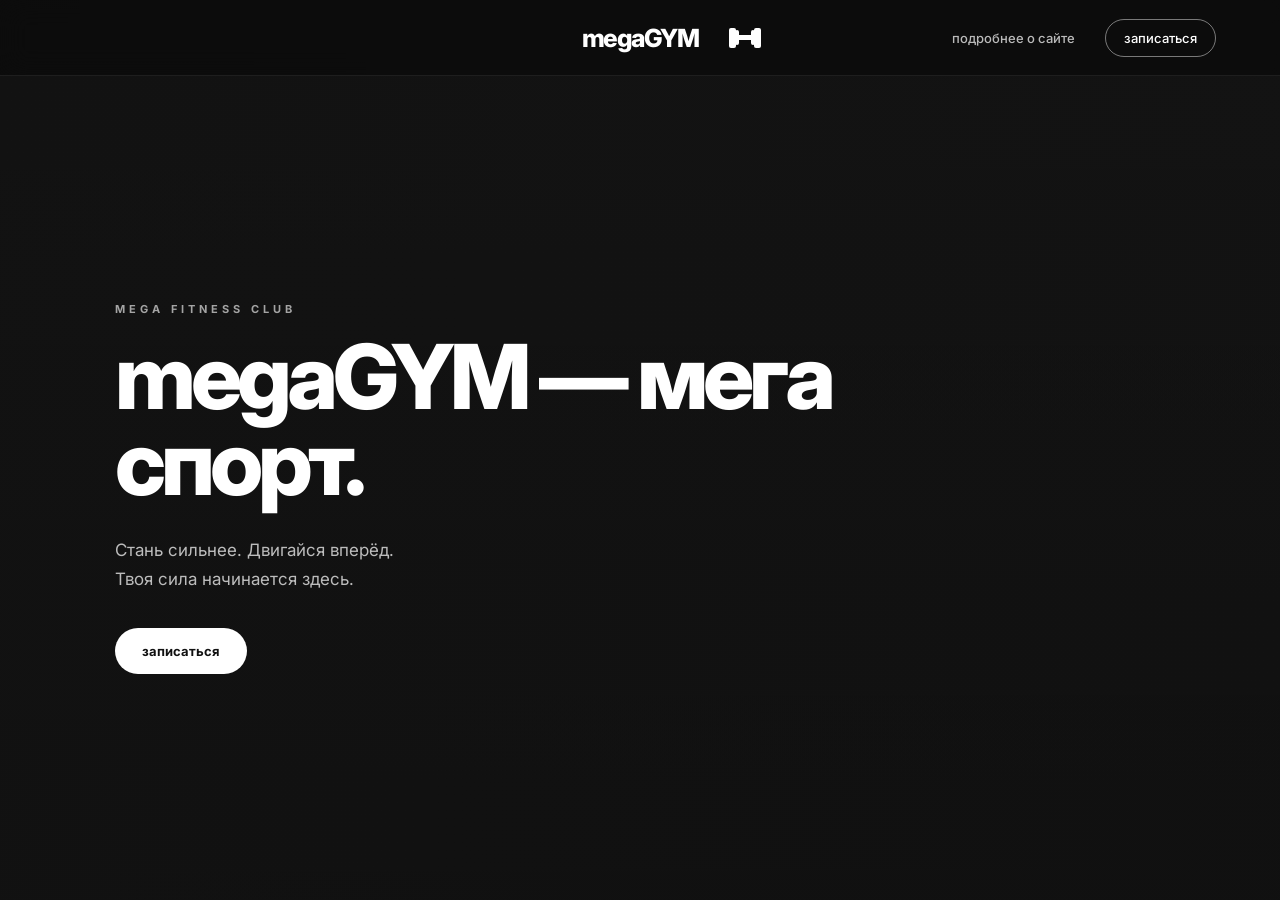
<file: index.html>
<!DOCTYPE html>
<html lang="ru">
<head>
    <meta charset="UTF-8">
    <meta name="viewport" content="width=device-width, initial-scale=1.0">
    <title>megaGYM</title>
    <link rel="stylesheet" href="style.css">
</head>
<body>

<header class="header">
    <!-- лого -->
    <a href="index.html" class="logo">megaGYM</a>

    <!--гантель в хидере-->
    <div class="dumbbell" aria-label="Гантель">
        <span class="weight left-weight"></span>
        <span class="bar"></span>
        <span class="weight right-weight"></span>
    </div>

    <!-- кнопки в хидере -->
    <nav class="nav">
        <a href="about.html">подробнее о сайте</a>
        <a href="signup.html" class="signup-link">записаться</a>
    </nav>
</header>

<main class="hero">
    <div class="hero-overlay"></div>
    
    <!-- текст -->
    <section class="hero-content">
        <p class="eyebrow">MEGA FITNESS CLUB</p>
        <h1>megaGYM — мега спорт.</h1>
        <p class="hero-text">
            Стань сильнее. Двигайся вперёд.<br>
            Твоя сила начинается здесь.
        </p>

        <a href="signup.html" class="hero-button">записаться</a>
    </section>
</main>

</body>
</html>
</file>
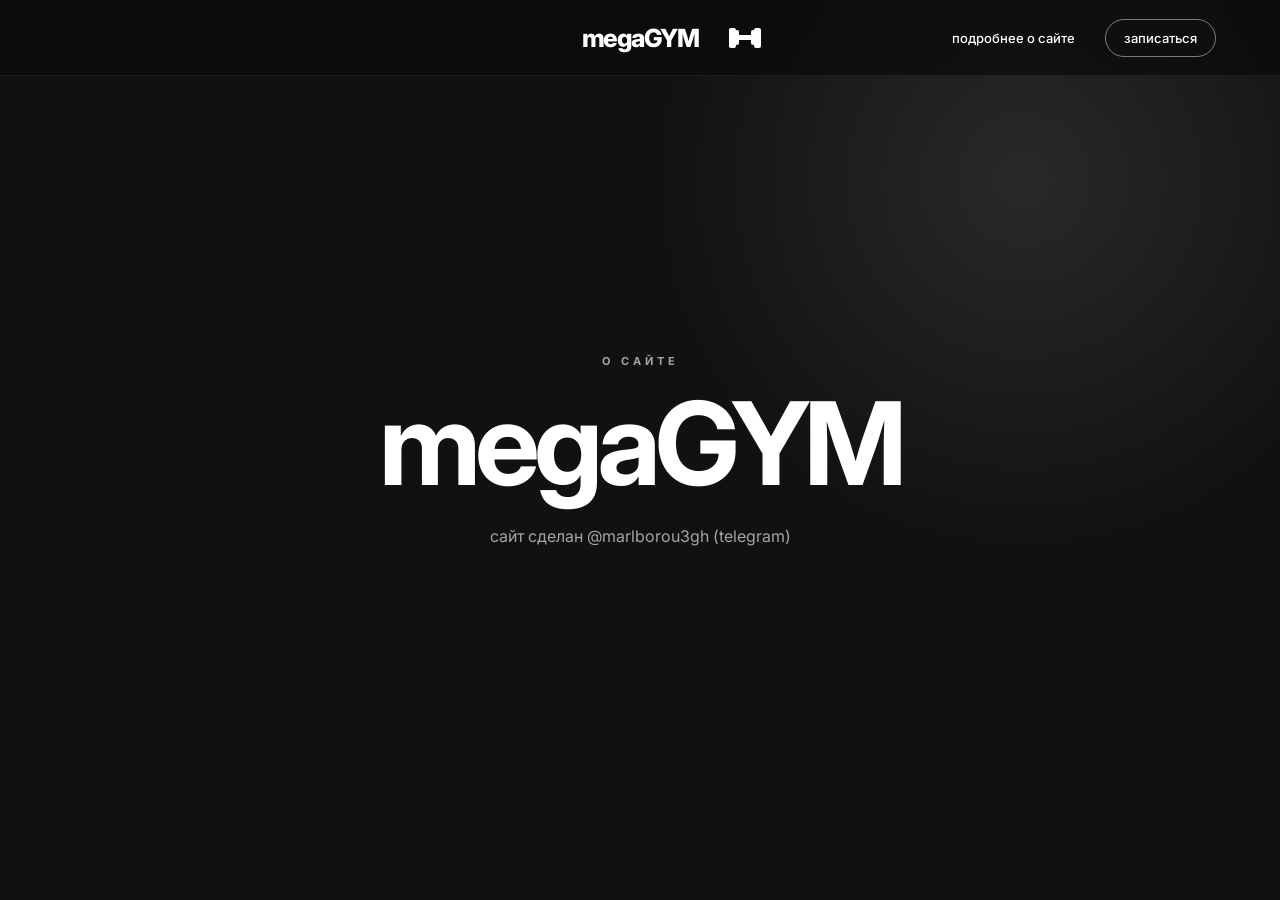
<file: about.html>
<!DOCTYPE html>
<html lang="ru">
<head>
    <meta charset="UTF-8">
    <meta name="viewport" content="width=device-width, initial-scale=1.0">
    <title>О сайте — megaGYM</title>
    <link rel="stylesheet" href="style.css">
</head>
<body class="inner-page">

<header class="header">
    <!-- лого -->
    <a href="index.html" class="logo">megaGYM</a>

    <!-- гантель в лого -->
    <div class="dumbbell" aria-label="Гантель">
        <span class="weight left-weight"></span>
        <span class="bar"></span>
        <span class="weight right-weight"></span>
    </div>

    <!-- кнопки в лого -->
    <nav class="nav">
        <a href="about.html" class="active">подробнее о сайте</a>
        <a href="signup.html" class="signup-link">записаться</a>
    </nav>
</header>

    <!-- текст -->
<main class="about-page">
    <section class="about-content">
        <p class="eyebrow">О САЙТЕ</p>
        <h1>megaGYM</h1>
        <p>сайт сделан @marlborou3gh (telegram)</p>
    </section>
</main>

</body>
</html>
</file>
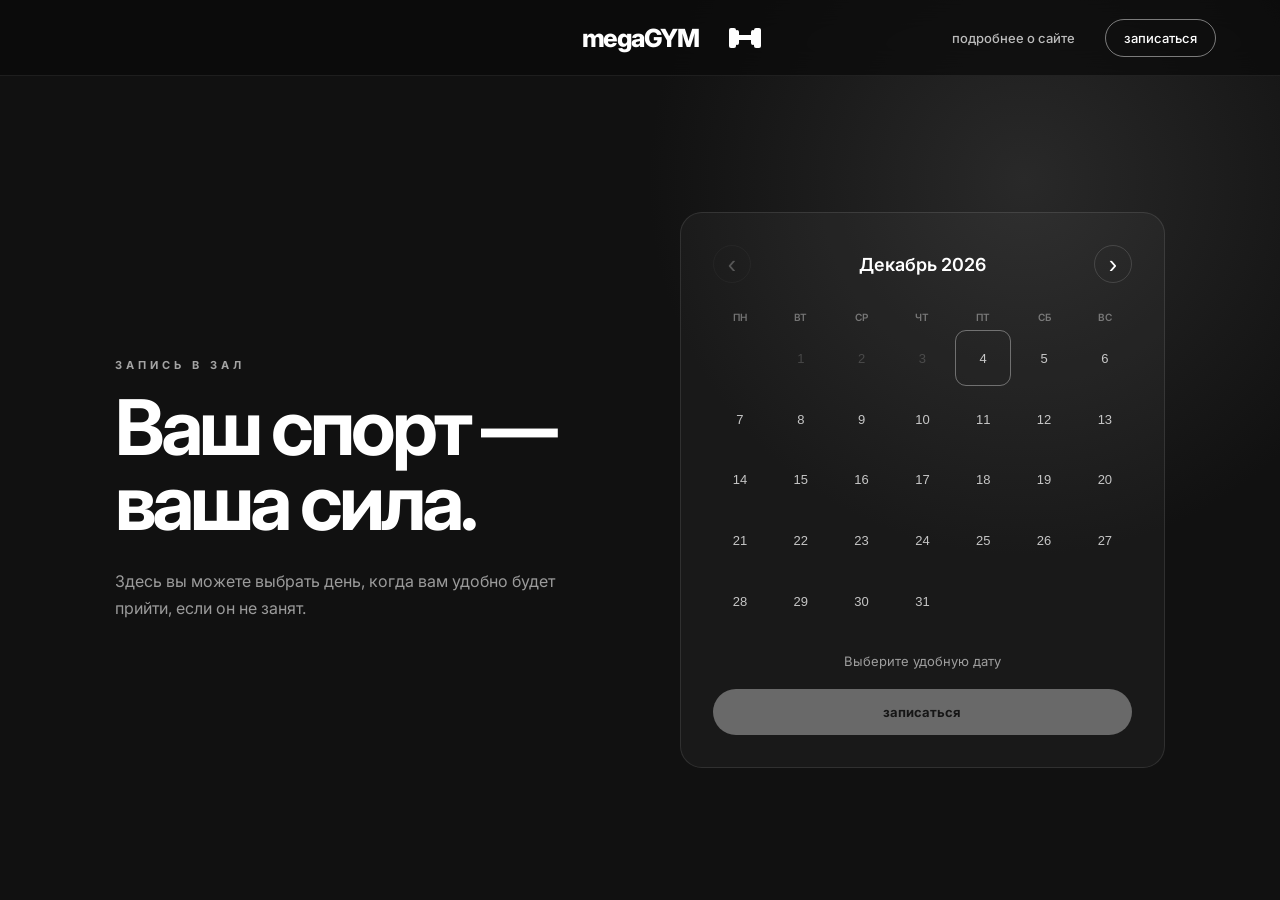
<file: signup.html>
<!DOCTYPE html>
<html lang="ru">
<head>
    <meta charset="UTF-8">
    <meta name="viewport" content="width=device-width, initial-scale=1.0">
    <title>Записаться — megaGYM</title>
    <link rel="stylesheet" href="style.css">
</head>
<body class="inner-page">

<header class="header">

    <!-- лого -->
    <a href="index.html" class="logo">megaGYM</a>

    <!-- гантель в лого -->
    <div class="dumbbell" aria-label="Гантель">
        <span class="weight left-weight"></span>
        <span class="bar"></span>
        <span class="weight right-weight"></span>
    </div>

    <!-- кнопки в лого -->
    <nav class="nav">
        <a href="about.html">подробнее о сайте</a>
        <a href="signup.html" class="signup-link active">записаться</a>
    </nav>
</header>


<main class="signup-page">
    <section class="signup-intro">
        <p class="eyebrow">ЗАПИСЬ В ЗАЛ</p>
        <h1>Ваш спорт —<br>ваша сила.</h1>
        <p>
            Здесь вы можете выбрать день, когда вам
            удобно будет прийти, если он не занят.
        </p>
    </section>

    <section class="calendar-section">
        <div class="calendar-header">
            <button id="prevMonth" class="month-button" type="button">‹</button>
            <h2 id="monthTitle"></h2>
            <button id="nextMonth" class="month-button" type="button">›</button>
        </div>

        <div class="weekdays">
            <span>ПН</span>
            <span>ВТ</span>
            <span>СР</span>
            <span>ЧТ</span>
            <span>ПТ</span>
            <span>СБ</span>
            <span>ВС</span>
        </div>

        <div id="calendar" class="calendar"></div>

        <p id="selectedDate" class="selected-date">
            Выберите удобную дату
        </p>

        <button id="signupButton" class="signup-button" type="button">
            записаться
        </button>
    </section>
</main>

<div id="successModal" class="modal">
    <div class="modal-content">
        <button id="closeModal" class="modal-close" type="button">×</button>
        <div class="success-icon">
            <span></span>
        </div>
        <h2>Вы успешно записаны!</h2>
        <p>Ждём вас в megaGYM.</p>
        <button id="modalButton" class="signup-button" type="button">
            отлично
        </button>
    </div>
</div>

<script src="script.js"></script>
</body>
</html>
</file>
<file: style.css>
@import url('https://fonts.googleapis.com/css2?family=Inter:wght@400;500;600;700;800&display=swap');

* {
    margin: 0;
    padding: 0;
    box-sizing: border-box;
}

html {
    scroll-behavior: smooth;
}

body {
    font-family: 'Inter', Arial, sans-serif;
    background: #111;
    color: #fff;
}

a {
    color: inherit;
    text-decoration: none;
}

/* =========================
   HEADER
========================= */

.header {
    position: fixed;
    top: 0;
    left: 0;
    width: 100%;
    height: 76px;
    padding: 0 5%;
    display: flex;
    align-items: center;
    justify-content: center;
    z-index: 100;
    background: rgba(10, 10, 10, 0.72);
    backdrop-filter: blur(14px);
    border-bottom: 1px solid rgba(255, 255, 255, 0.08);
}

.logo {
    font-size: 25px;
    font-weight: 800;
    letter-spacing: -1.5px;
    transition: opacity 0.2s ease;
}

.logo:hover {
    opacity: 0.7;
}

/* =========================
   CSS ГАНТЕЛЬ
========================= */

.dumbbell {
    position: absolute;
    left: calc(50% + 88px);
    width: 34px;
    height: 25px;
    display: flex;
    align-items: center;
    justify-content: center;
}

.dumbbell .bar {
    width: 18px;
    height: 5px;
    background: #fff;
    border-radius: 2px;
}

.dumbbell .weight {
    position: absolute;
    width: 7px;
    height: 20px;
    background: #fff;
    border-radius: 2px;
}

.left-weight {
    left: 1px;
}

.right-weight {
    right: 1px;
}

.dumbbell::before,
.dumbbell::after {
    content: "";
    position: absolute;
    width: 4px;
    height: 15px;
    background: #fff;
    border-radius: 2px;
}

.dumbbell::before {
    left: 7px;
}

.dumbbell::after {
    right: 7px;
}

.nav {
    position: absolute;
    right: 5%;
    display: flex;
    align-items: center;
    gap: 30px;
}

.nav a {
    font-size: 13px;
    font-weight: 500;
    color: rgba(255, 255, 255, 0.72);
    transition: color 0.2s ease;
}

.nav a:hover,
.nav a.active {
    color: #fff;
}

.nav .signup-link {
    padding: 10px 18px;
    border: 1px solid rgba(255, 255, 255, 0.45);
    border-radius: 50px;
    color: #fff;
}

.nav .signup-link:hover {
    background: #fff;
    color: #111;
}

/* =========================
   ГЛАВНАЯ
========================= */

.hero {
    min-height: 100vh;
    position: relative;
    display: flex;
    align-items: center;
    overflow: hidden;

    background:
        linear-gradient(90deg, rgba(25, 25, 25, 0.82), rgba(40, 40, 40, 0.38)),
        linear-gradient(0deg, rgba(0, 0, 0, 0.45), rgba(0, 0, 0, 0.15)),
        url("https://images.unsplash.com/photo-1534438327276-14e5300c3a48?auto=format&fit=crop&w=2200&q=85")
        center / cover no-repeat;
}

/* Серый слой поверх фотографии спортзала */
.hero-overlay {
    position: absolute;
    inset: 0;
    background: rgba(65, 65, 65, 0.32);
    mix-blend-mode: multiply;
}

.hero-content {
    position: relative;
    z-index: 2;
    max-width: 850px;
    margin-left: 9%;
    padding-top: 76px;
}

.eyebrow {
    margin-bottom: 18px;
    font-size: 11px;
    font-weight: 700;
    letter-spacing: 4px;
    color: rgba(255, 255, 255, 0.62);
}

.hero h1 {
    max-width: 760px;
    font-size: clamp(48px, 7vw, 96px);
    line-height: 0.96;
    letter-spacing: -5px;
    font-weight: 800;
}

.hero-text {
    margin-top: 30px;
    font-size: 17px;
    line-height: 1.7;
    color: rgba(255, 255, 255, 0.72);
}

.hero-button {
    display: inline-block;
    margin-top: 34px;
    padding: 15px 27px;
    border-radius: 50px;
    background: #fff;
    color: #111;
    font-size: 13px;
    font-weight: 700;
    transition: transform 0.2s ease, background 0.2s ease;
}

.hero-button:hover {
    transform: translateY(-2px);
    background: #ddd;
}

/* =========================
   ВНУТРЕННИЕ СТРАНИЦЫ
========================= */

.inner-page {
    min-height: 100vh;
    background:
        radial-gradient(circle at 80% 20%, #292929 0, transparent 30%),
        #111;
}

.signup-page {
    min-height: 100vh;
    padding: 150px 9% 70px;
    display: grid;
    grid-template-columns: 1fr 1fr;
    align-items: center;
    gap: 80px;
}

.signup-intro h1 {
    font-size: clamp(45px, 6vw, 82px);
    line-height: 0.98;
    letter-spacing: -4px;
}

.signup-intro > p:last-child {
    max-width: 440px;
    margin-top: 28px;
    font-size: 16px;
    line-height: 1.7;
    color: rgba(255, 255, 255, 0.58);
}

/* =========================
   КАЛЕНДАРЬ
========================= */

.calendar-section {
    width: 100%;
    max-width: 500px;
    padding: 32px;
    border: 1px solid rgba(255, 255, 255, 0.1);
    background: rgba(255, 255, 255, 0.035);
    border-radius: 22px;
}

.calendar-header {
    display: flex;
    align-items: center;
    justify-content: space-between;
    margin-bottom: 28px;
}

.calendar-header h2 {
    font-size: 18px;
    font-weight: 600;
    text-transform: capitalize;
}

.month-button {
    width: 38px;
    height: 38px;
    border: 1px solid rgba(255, 255, 255, 0.14);
    border-radius: 50%;
    background: transparent;
    color: #fff;
    font-size: 25px;
    cursor: pointer;
    transition: background 0.2s ease;
}

.month-button:hover {
    background: rgba(255, 255, 255, 0.1);
}

.weekdays,
.calendar {
    display: grid;
    grid-template-columns: repeat(7, 1fr);
    gap: 7px;
}

.weekdays {
    margin-bottom: 8px;
}

.weekdays span {
    text-align: center;
    font-size: 10px;
    color: rgba(255, 255, 255, 0.38);
    font-weight: 600;
}

.day {
    aspect-ratio: 1;
    border: 0;
    border-radius: 10px;
    background: transparent;
    color: rgba(255, 255, 255, 0.75);
    cursor: pointer;
    font-size: 13px;
    transition: all 0.18s ease;
}

.day:hover:not(.empty):not(.disabled) {
    background: rgba(255, 255, 255, 0.12);
    color: #fff;
}

.day.selected {
    background: #d9d9d9;
    color: #111;
}

.day.today {
    outline: 1px solid rgba(255, 255, 255, 0.35);
}

.day.disabled {
    color: rgba(255, 255, 255, 0.18);
    cursor: not-allowed;
}

.day.empty {
    cursor: default;
}

.selected-date {
    min-height: 20px;
    margin: 24px 0 16px;
    text-align: center;
    color: rgba(255, 255, 255, 0.58);
    font-size: 13px;
}

.signup-button {
    width: 100%;
    padding: 15px;
    border: 0;
    border-radius: 50px;
    background: #fff;
    color: #111;
    font-family: inherit;
    font-size: 13px;
    font-weight: 700;
    cursor: pointer;
    transition: transform 0.2s ease, background 0.2s ease;
}

.signup-button:hover {
    transform: translateY(-2px);
    background: #ddd;
}

.signup-button:disabled {
    opacity: 0.35;
    cursor: not-allowed;
    transform: none;
}

/* =========================
   О САЙТЕ
========================= */

.about-page {
    min-height: 100vh;
    display: flex;
    align-items: center;
    justify-content: center;
    padding: 120px 7%;
    text-align: center;
}

.about-content h1 {
    margin-bottom: 24px;
    font-size: clamp(55px, 9vw, 130px);
    line-height: 1;
    letter-spacing: -6px;
}

.about-content > p:last-child {
    color: rgba(255, 255, 255, 0.62);
    font-size: 16px;
}

/* =========================
   МОДАЛЬНОЕ ОКНО
========================= */

.modal {
    position: fixed;
    inset: 0;
    z-index: 500;
    display: flex;
    align-items: center;
    justify-content: center;
    padding: 20px;
    background: rgba(0, 0, 0, 0.72);
    backdrop-filter: blur(10px);

    opacity: 0;
    visibility: hidden;
    transition: opacity 0.25s ease, visibility 0.25s ease;
}

.modal.show {
    opacity: 1;
    visibility: visible;
}

.modal-content {
    position: relative;
    width: 100%;
    max-width: 390px;
    padding: 45px 35px 35px;
    text-align: center;
    border-radius: 22px;
    background: #202020;
    border: 1px solid rgba(255, 255, 255, 0.1);
    transform: translateY(15px);
    transition: transform 0.25s ease;
}

.modal.show .modal-content {
    transform: translateY(0);
}

.modal-close {
    position: absolute;
    top: 14px;
    right: 17px;
    border: 0;
    background: transparent;
    color: rgba(255, 255, 255, 0.6);
    font-size: 27px;
    cursor: pointer;
}

.success-icon {
    width: 55px;
    height: 55px;
    margin: 0 auto 23px;
    border-radius: 50%;
    background: #d9d9d9;
    position: relative;
}

.success-icon span::after {
    content: "";
    position: absolute;
    width: 18px;
    height: 9px;
    left: 18px;
    top: 20px;
    border-left: 3px solid #111;
    border-bottom: 3px solid #111;
    transform: rotate(-45deg);
}

.modal-content h2 {
    font-size: 21px;
}

.modal-content p {
    margin: 10px 0 25px;
    color: rgba(255, 255, 255, 0.5);
    font-size: 13px;
}

/* =========================
   МОБИЛЬНАЯ АДАПТАЦИЯ
========================= */

@media (max-width: 800px) {
    .header {
        height: 68px;
        padding: 0 20px;
    }

    .logo {
        font-size: 22px;
    }

    .dumbbell {
        display: none;
    }

    .nav {
        right: 20px;
        gap: 12px;
    }

    .nav a {
        font-size: 10px;
    }

    .nav .signup-link {
        padding: 8px 12px;
    }

    .hero {
        min-height: 100svh;
        background-position: 62% center;
    }

    .hero-content {
        margin: 0;
        padding: 100px 25px 50px;
    }

    .hero h1 {
        font-size: clamp(46px, 14vw, 72px);
        letter-spacing: -3px;
    }

    .hero-text {
        font-size: 14px;
    }

    .signup-page {
        grid-template-columns: 1fr;
        padding: 120px 20px 50px;
        gap: 45px;
    }

    .signup-intro h1 {
        font-size: clamp(48px, 14vw, 70px);
        letter-spacing: -3px;
    }

    .signup-intro > p:last-child {
        font-size: 14px;
    }

    .calendar-section {
        padding: 22px 16px;
        border-radius: 18px;
    }

    .day {
        border-radius: 8px;
    }

    .about-page {
        padding: 100px 25px;
    }

    .about-content h1 {
        font-size: 70px;
        letter-spacing: -4px;
    }
}

@media (max-width: 480px) {
    .nav a:first-child {
        display: none;
    }

    .header {
        justify-content: flex-start;
    }

    .nav {
        right: 16px;
    }

    .hero-content {
        padding-left: 20px;
        padding-right: 20px;
    }

    .calendar-header h2 {
        font-size: 16px;
    }

    .weekdays,
    .calendar {
        gap: 4px;
    }

    .day {
        font-size: 12px;
    }
}
</file>
